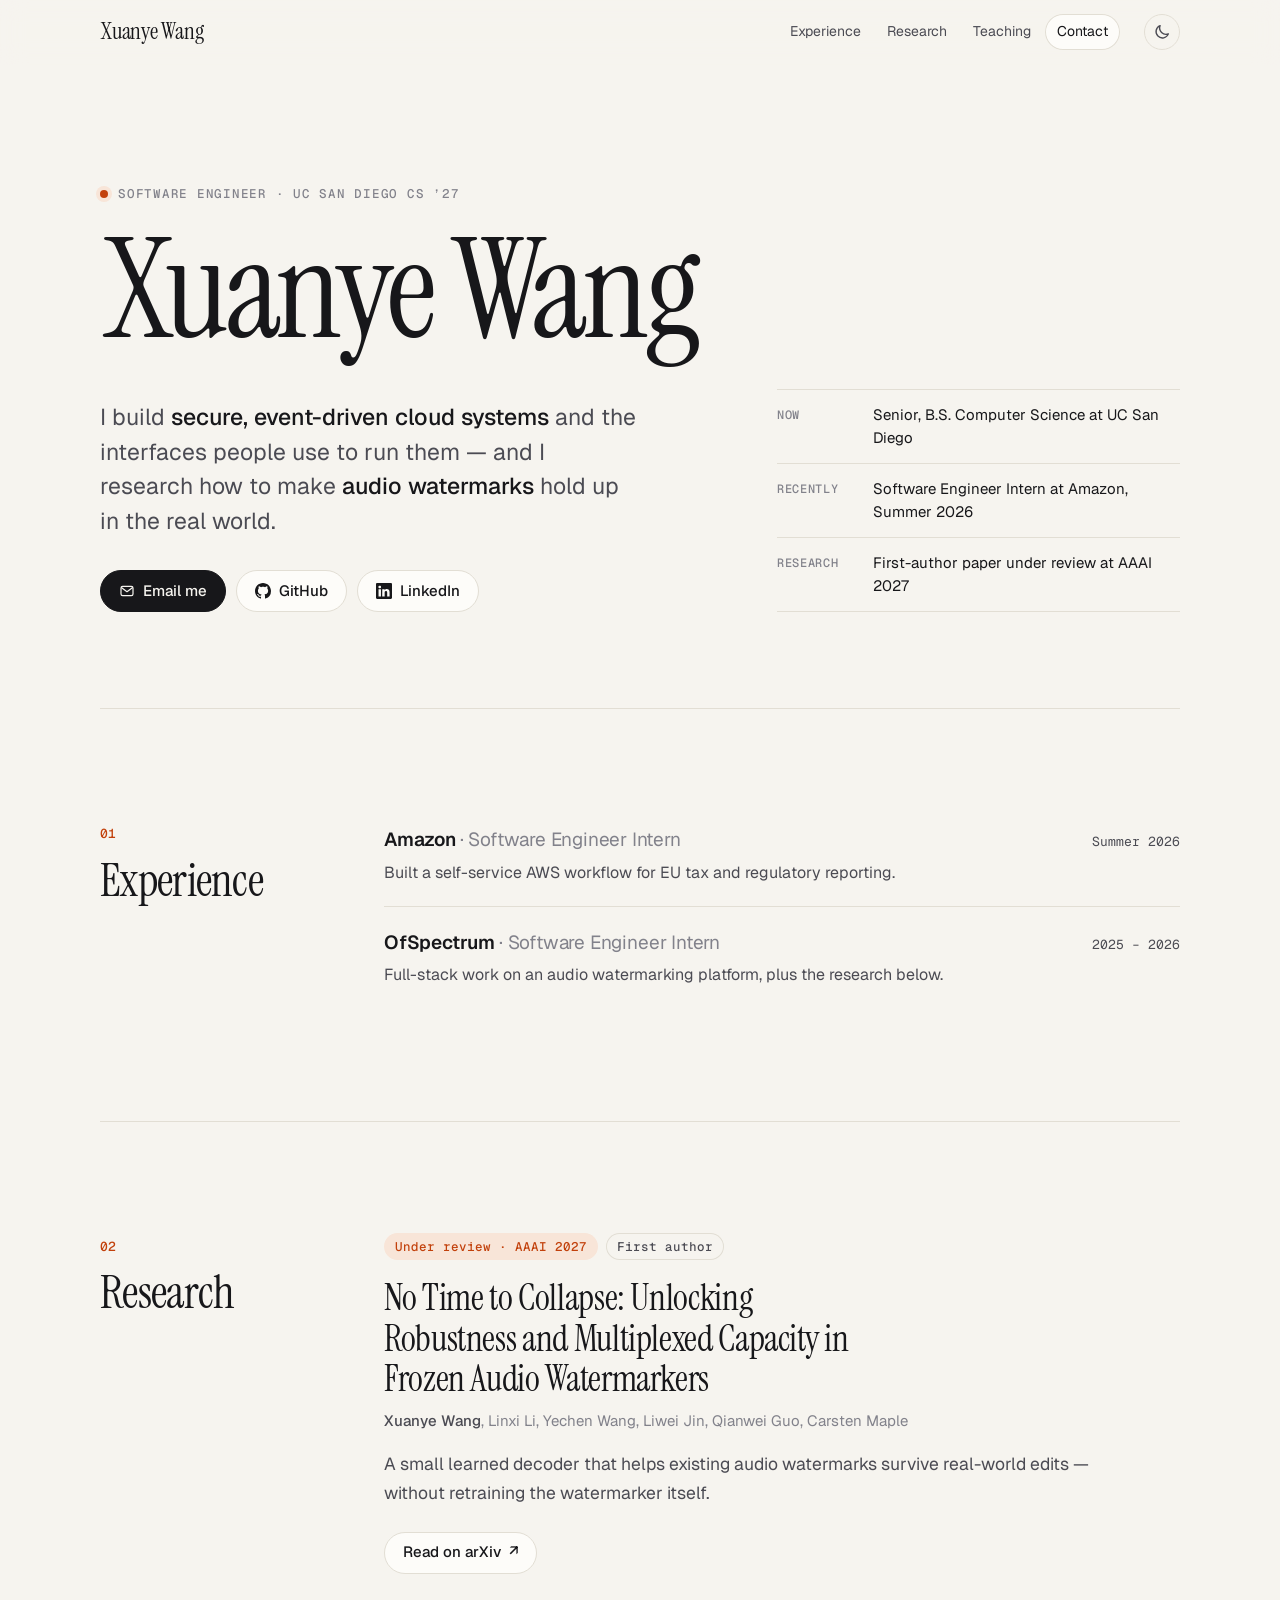
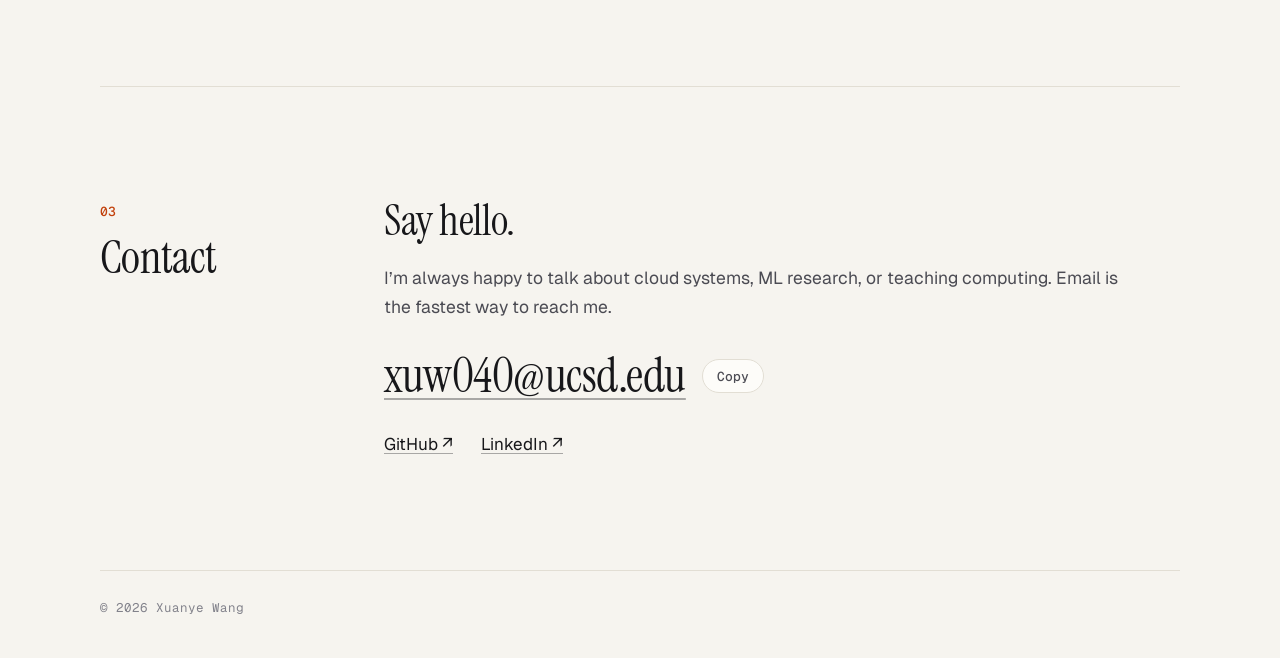
<file: index.html>
<!doctype html>
<html lang="en">
<head>
  <meta charset="utf-8">
  <meta name="viewport" content="width=device-width, initial-scale=1">
  <title>Xuanye Wang</title>
  <meta name="description" content="Xuanye Wang — Computer Science at UC San Diego. Software engineer building secure cloud systems, and researcher in audio watermarking.">
  <meta property="og:type" content="website">
  <meta property="og:title" content="Xuanye Wang">
  <meta property="og:description" content="Computer Science at UC San Diego. Software engineer building secure cloud systems, and researcher in audio watermarking.">
  <meta property="og:url" content="https://keeevinw.github.io/">
  <link rel="icon" href="favicon.svg" type="image/svg+xml">
  <link rel="preconnect" href="https://fonts.googleapis.com">
  <link rel="preconnect" href="https://fonts.gstatic.com" crossorigin>
  <link rel="stylesheet" href="https://fonts.googleapis.com/css2?family=Geist:wght@400;500;600&family=Geist+Mono:wght@400;500&family=Instrument+Serif:ital@0;1&display=swap">
  <link rel="stylesheet" href="styles.css">
  <script>
    // Apply a saved theme before first paint to avoid a flash.
    try {
      const saved = localStorage.getItem("theme");
      if (saved === "light" || saved === "dark") document.documentElement.dataset.theme = saved;
    } catch (e) {}
  </script>
  <script src="script.js" defer></script>
</head>
<body>
  <a class="skip-link" href="#main">Skip to content</a>

  <header class="site-header">
    <nav class="container nav" aria-label="Primary">
      <a class="brand" href="#top"><span class="brand-full">Xuanye Wang</span><span class="brand-short" aria-hidden="true">XW</span></a>
      <ul class="nav-links">
        <li><a href="#experience">Experience</a></li>
        <li><a href="#research">Research</a></li>
        <li><a href="teaching/">Teaching</a></li>
        <li><a href="#contact">Contact</a></li>
      </ul>
      <button class="theme-toggle" type="button" data-theme-toggle aria-label="Toggle color theme">
        <svg class="icon-moon" viewBox="0 0 24 24" width="18" height="18" fill="none" stroke="currentColor" stroke-width="1.8" stroke-linecap="round" stroke-linejoin="round" aria-hidden="true"><path d="M20.5 14.5A8.5 8.5 0 0 1 9.5 3.5a8.5 8.5 0 1 0 11 11z"/></svg>
        <svg class="icon-sun" viewBox="0 0 24 24" width="18" height="18" fill="none" stroke="currentColor" stroke-width="1.8" stroke-linecap="round" aria-hidden="true"><circle cx="12" cy="12" r="4"/><path d="M12 2.5v2M12 19.5v2M4.6 4.6l1.4 1.4M18 18l1.4 1.4M2.5 12h2M19.5 12h2M4.6 19.4 6 18M18 6l1.4-1.4"/></svg>
      </button>
    </nav>
  </header>

  <main id="main">
    <!-- Hero -->
    <section class="container hero" id="top">
      <p class="eyebrow"><span class="dot" aria-hidden="true"></span>Software engineer &middot; UC San Diego CS &rsquo;27</p>
      <h1>Xuanye Wang</h1>

      <div class="hero-grid">
        <div>
          <p class="lede">I build <strong>secure, event-driven cloud systems</strong> and the interfaces people use to run them &mdash; and I research how to make <strong>audio watermarks</strong> hold up in the real world.</p>
          <div class="actions">
            <a class="btn btn-primary" href="mailto:xuw040@ucsd.edu">
              <svg viewBox="0 0 24 24" fill="none" stroke="currentColor" stroke-width="1.8" stroke-linecap="round" stroke-linejoin="round" aria-hidden="true"><rect x="3" y="5" width="18" height="14" rx="2.5"/><path d="m4 7 8 6 8-6"/></svg>
              Email me
            </a>
            <a class="btn" href="https://github.com/KeeevinW" target="_blank" rel="noopener">
              <svg viewBox="0 0 16 16" fill="currentColor" aria-hidden="true"><path d="M8 0C3.58 0 0 3.58 0 8c0 3.54 2.29 6.53 5.47 7.59.4.07.55-.17.55-.38 0-.19-.01-.82-.01-1.49-2.01.37-2.53-.49-2.69-.94-.09-.23-.48-.94-.82-1.13-.28-.15-.68-.52-.01-.53.63-.01 1.08.58 1.23.82.72 1.21 1.87.87 2.33.66.07-.52.28-.87.51-1.07-1.78-.2-3.64-.89-3.64-3.95 0-.87.31-1.59.82-2.15-.08-.2-.36-1.02.08-2.12 0 0 .67-.21 2.2.82.64-.18 1.32-.27 2-.27.68 0 1.36.09 2 .27 1.53-1.04 2.2-.82 2.2-.82.44 1.1.16 1.92.08 2.12.51.56.82 1.27.82 2.15 0 3.07-1.87 3.75-3.65 3.95.29.25.54.73.54 1.48 0 1.07-.01 1.93-.01 2.2 0 .21.15.46.55.38A8.013 8.013 0 0 0 16 8c0-4.42-3.58-8-8-8z"/></svg>
              GitHub
            </a>
            <a class="btn" href="https://www.linkedin.com/in/xuanye-wang-9387bb297/" target="_blank" rel="noopener">
              <svg viewBox="0 0 16 16" fill="currentColor" aria-hidden="true"><path d="M0 1.146C0 .513.526 0 1.175 0h13.65C15.474 0 16 .513 16 1.146v13.708c0 .633-.526 1.146-1.175 1.146H1.175C.526 16 0 15.487 0 14.854V1.146zm4.943 12.248V6.169H2.542v7.225h2.401zm-1.2-8.212c.837 0 1.358-.554 1.358-1.248-.015-.709-.52-1.248-1.342-1.248-.822 0-1.359.54-1.359 1.248 0 .694.521 1.248 1.327 1.248h.016zm4.908 8.212V9.359c0-.216.016-.432.08-.586.173-.431.568-.878 1.232-.878.869 0 1.216.662 1.216 1.634v3.865h2.401V9.25c0-2.22-1.184-3.252-2.764-3.252-1.274 0-1.845.7-2.165 1.193v.025h-.016l.016-.025V6.169h-2.4c.03.678 0 7.225 0 7.225h2.4z"/></svg>
              LinkedIn
            </a>
          </div>
        </div>

        <dl class="glance">
          <div><dt>Now</dt><dd>Senior, B.S. Computer Science at UC San Diego</dd></div>
          <div><dt>Recently</dt><dd>Software Engineer Intern at Amazon, Summer 2026</dd></div>
          <div><dt>Research</dt><dd>First-author paper under review at AAAI 2027</dd></div>
        </dl>
      </div>

    </section>

    <!-- Experience -->
    <section class="container section" id="experience" aria-labelledby="experience-title">
      <div class="section-head">
        <span class="section-num">01</span>
        <h2 id="experience-title">Experience</h2>
      </div>
      <div class="section-body">
        <ul class="timeline">
          <li>
            <div>
              <h3>Amazon <span class="muted">&middot; Software Engineer Intern</span></h3>
              <p>Built a self-service AWS workflow for EU tax and regulatory reporting.</p>
            </div>
            <p class="meta">Summer 2026</p>
          </li>
          <li>
            <div>
              <h3>OfSpectrum <span class="muted">&middot; Software Engineer Intern</span></h3>
              <p>Full-stack work on an audio watermarking platform, plus the research below.</p>
            </div>
            <p class="meta">2025 &ndash; 2026</p>
          </li>
        </ul>
      </div>
    </section>

    <!-- Research -->
    <section class="container section" id="research" aria-labelledby="research-title">
      <div class="section-head">
        <span class="section-num">02</span>
        <h2 id="research-title">Research</h2>
      </div>
      <div class="section-body">
        <p class="paper-badges"><span class="badge">Under review &middot; AAAI 2027</span><span class="badge badge-quiet">First author</span></p>
        <h3 class="paper-title"><a href="https://arxiv.org/abs/2609.29737" target="_blank" rel="noopener">No Time to Collapse: Unlocking Robustness and Multiplexed Capacity in Frozen Audio Watermarkers</a></h3>
        <p class="paper-authors"><strong>Xuanye Wang</strong>, Linxi Li, Yechen Wang, Liwei Jin, Qianwei Guo, Carsten Maple</p>
        <div class="prose">
          <p>A small learned decoder that helps existing audio watermarks survive real-world edits &mdash; without retraining the watermarker itself.</p>
        </div>
        <a class="btn paper-link" href="https://arxiv.org/abs/2609.29737" target="_blank" rel="noopener">Read on arXiv <span aria-hidden="true">&#8599;</span></a>
      </div>
    </section>

    <!-- Contact -->
    <section class="container section" id="contact" aria-labelledby="contact-title">
      <div class="section-head">
        <span class="section-num">03</span>
        <h2 id="contact-title">Contact</h2>
      </div>
      <div class="section-body">
        <p class="statement">Say hello.</p>
        <div class="prose">
          <p>I&rsquo;m always happy to talk about cloud systems, ML research, or teaching computing. Email is the fastest way to reach me.</p>
        </div>
        <div class="email-row">
          <a class="email" href="mailto:xuw040@ucsd.edu">xuw040@ucsd.edu</a>
          <button class="copy-btn" type="button" data-copy="xuw040@ucsd.edu">Copy</button>
        </div>
        <ul class="contact-links">
          <li><a href="https://github.com/KeeevinW" target="_blank" rel="noopener">GitHub <span aria-hidden="true">&#8599;</span></a></li>
          <li><a href="https://www.linkedin.com/in/xuanye-wang-9387bb297/" target="_blank" rel="noopener">LinkedIn <span aria-hidden="true">&#8599;</span></a></li>
        </ul>
      </div>
    </section>
  </main>

  <footer class="container site-footer">
    <p>&copy; <span data-year>2026</span> Xuanye Wang</p>
  </footer>
</body>
</html>
</file>
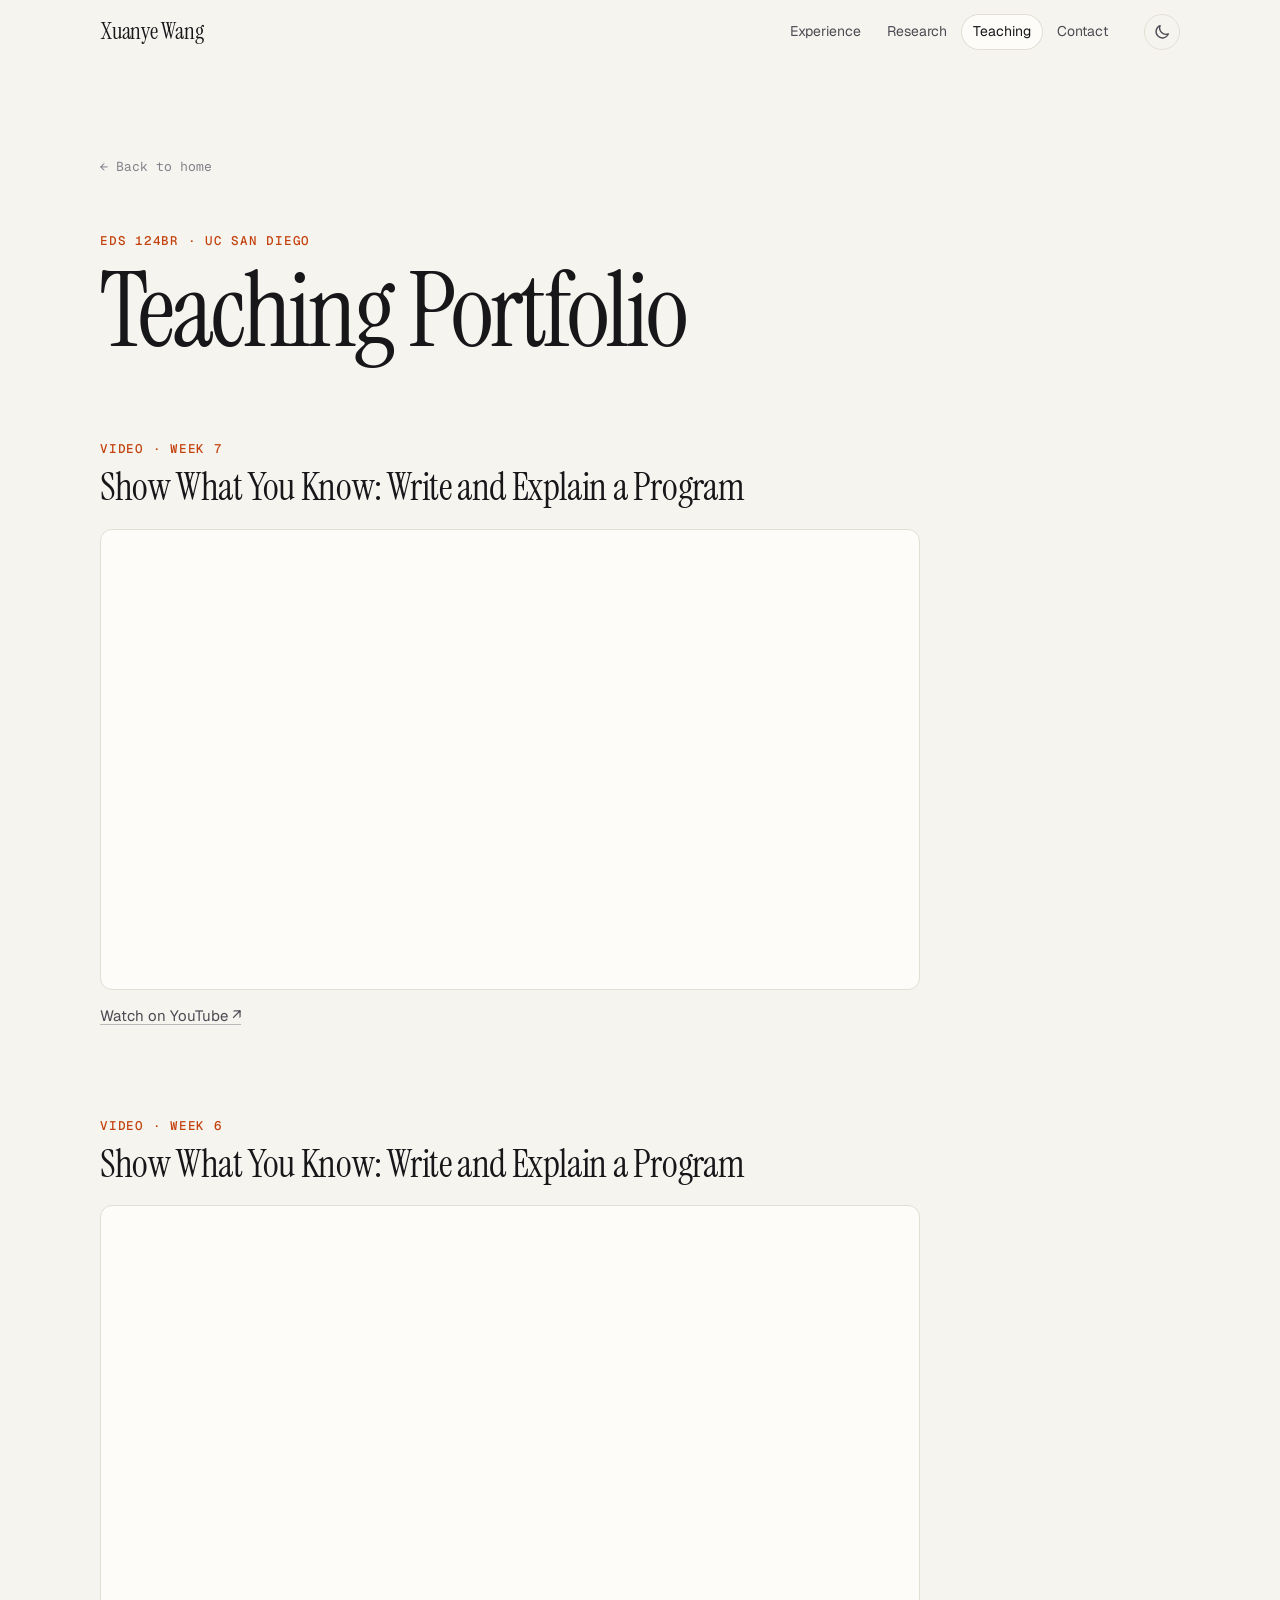
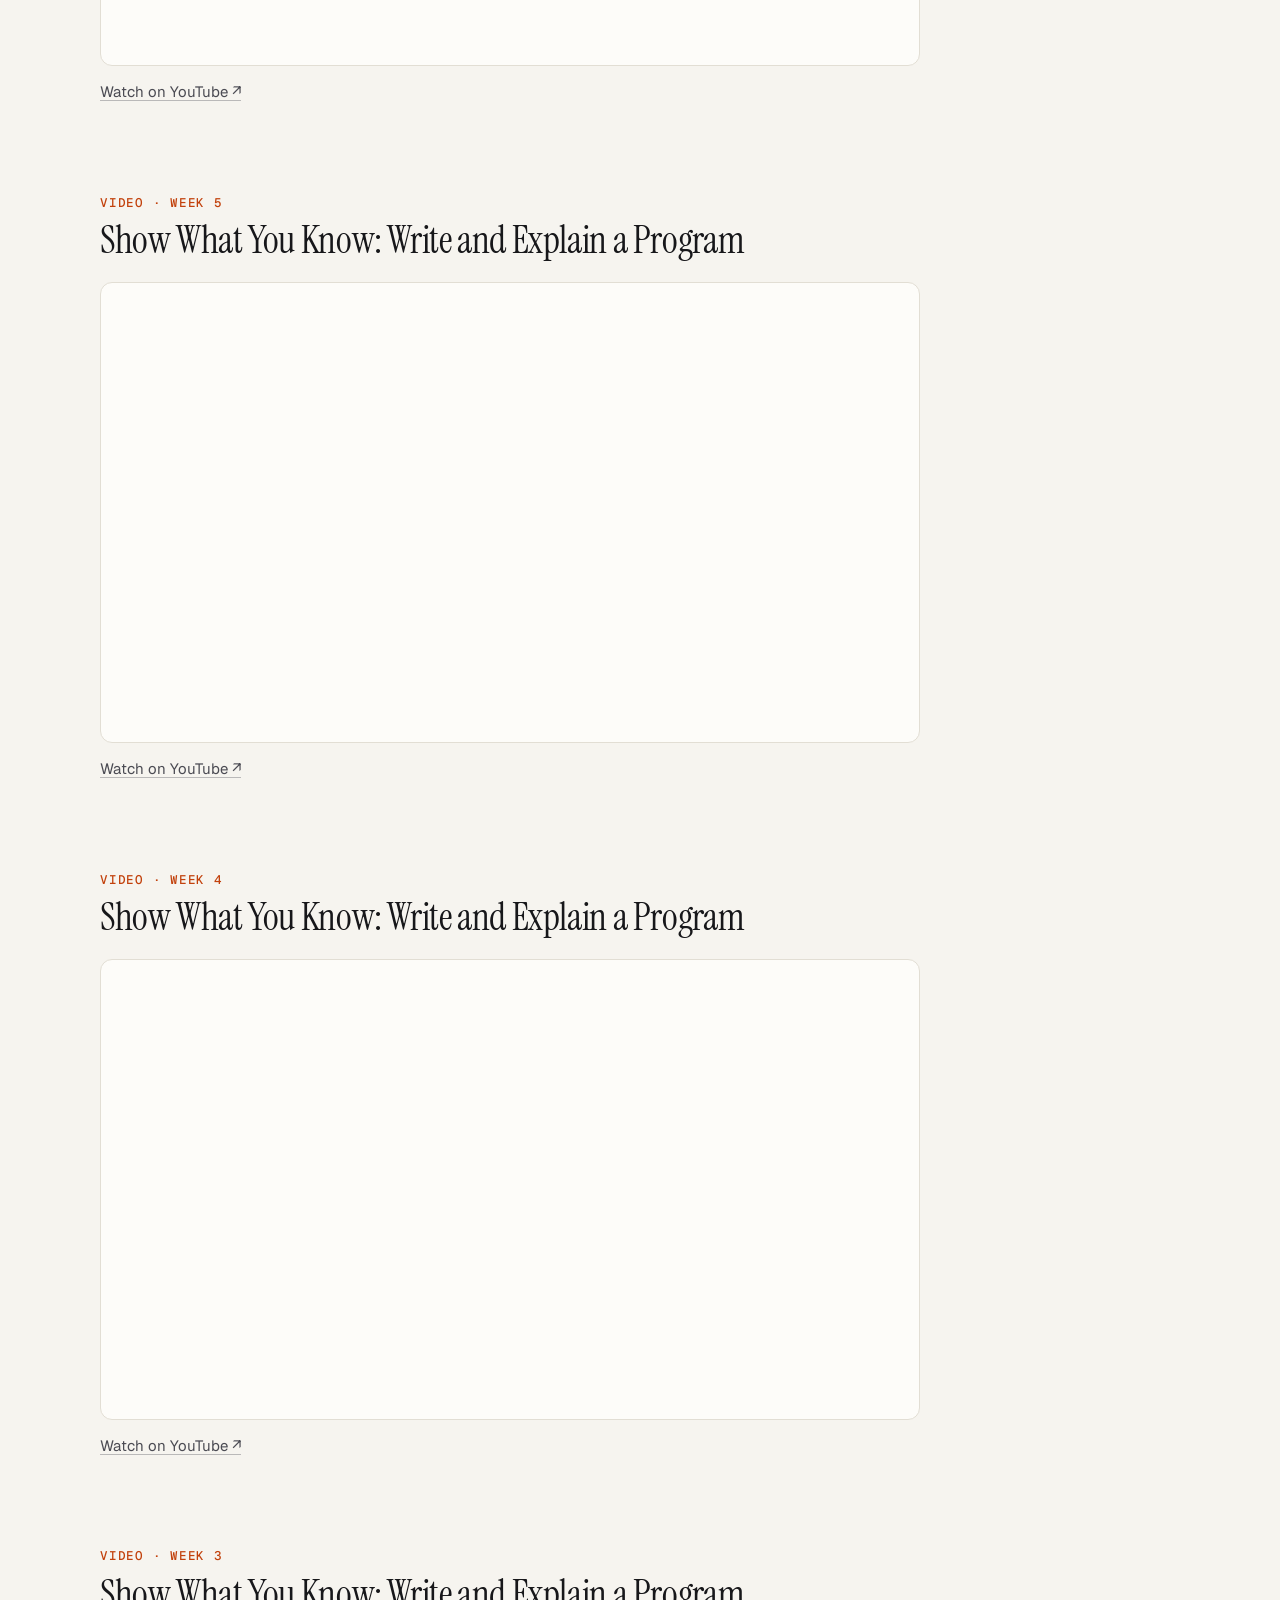
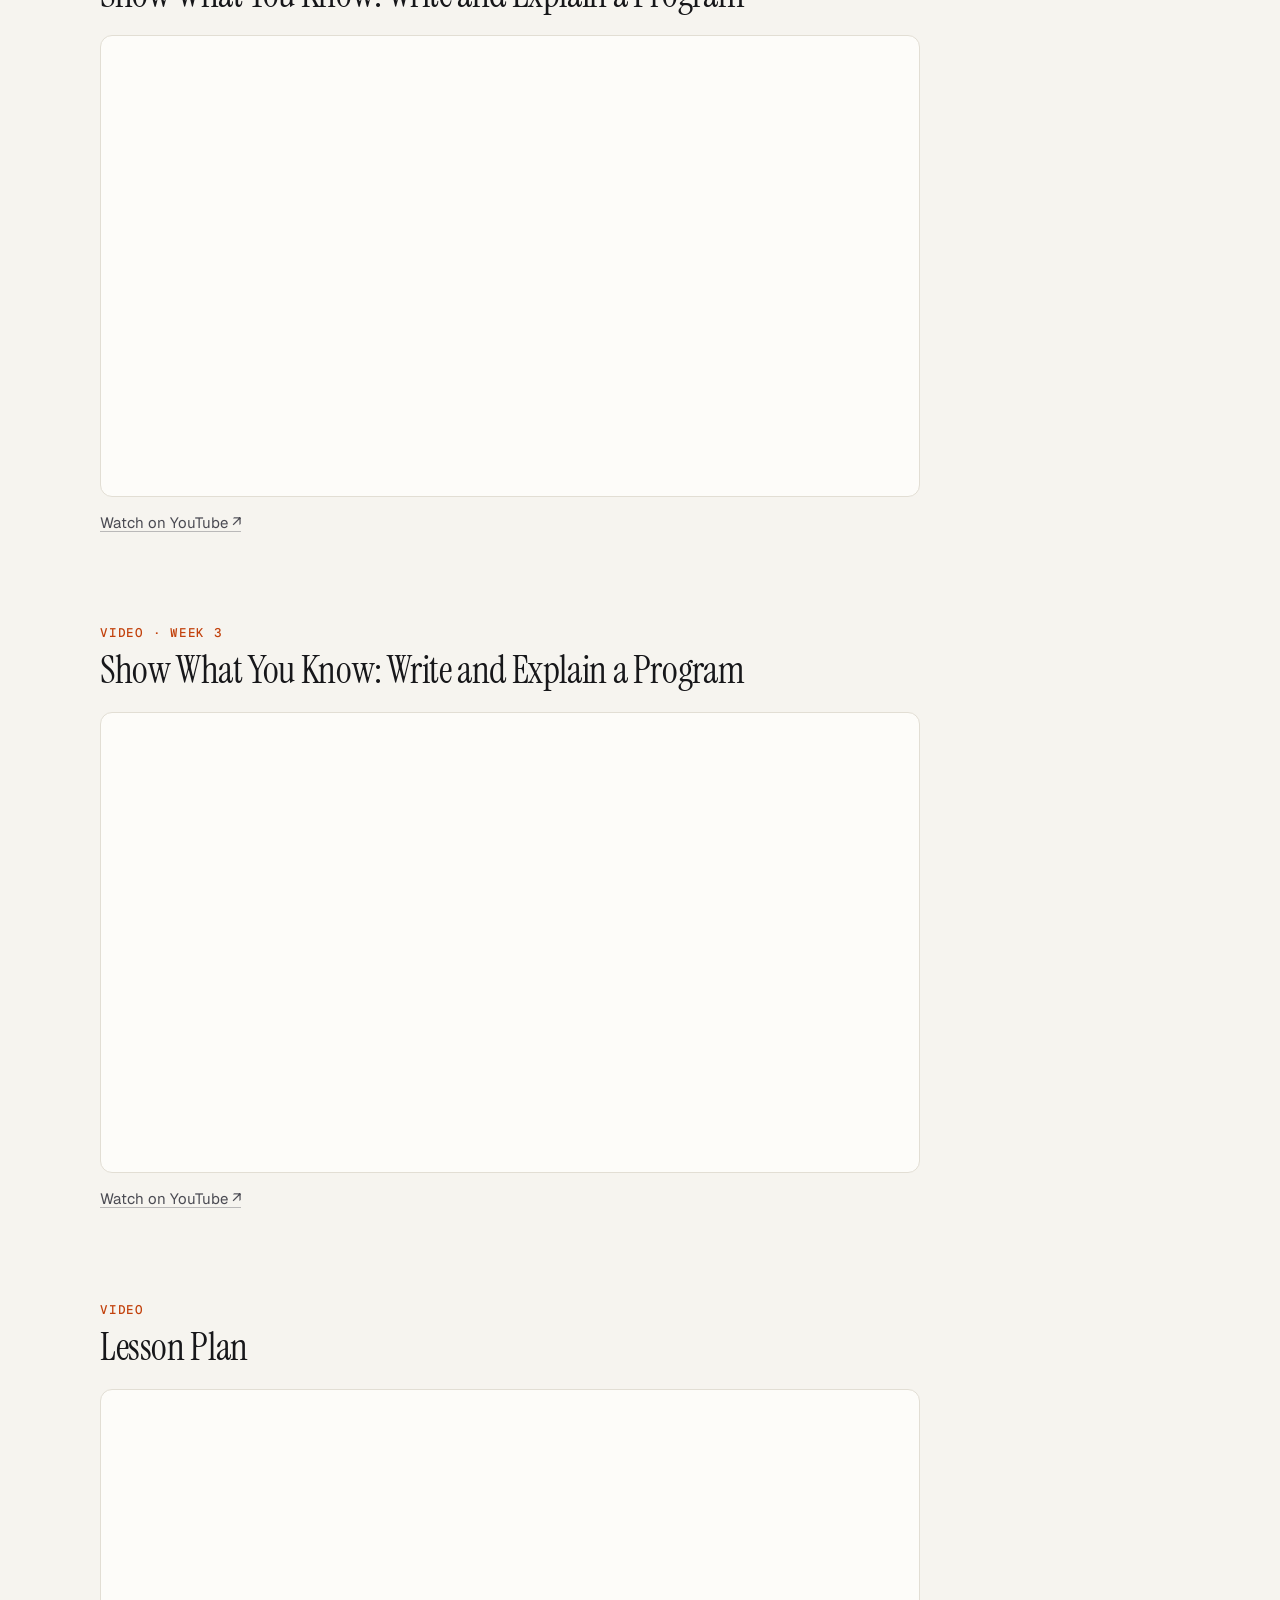
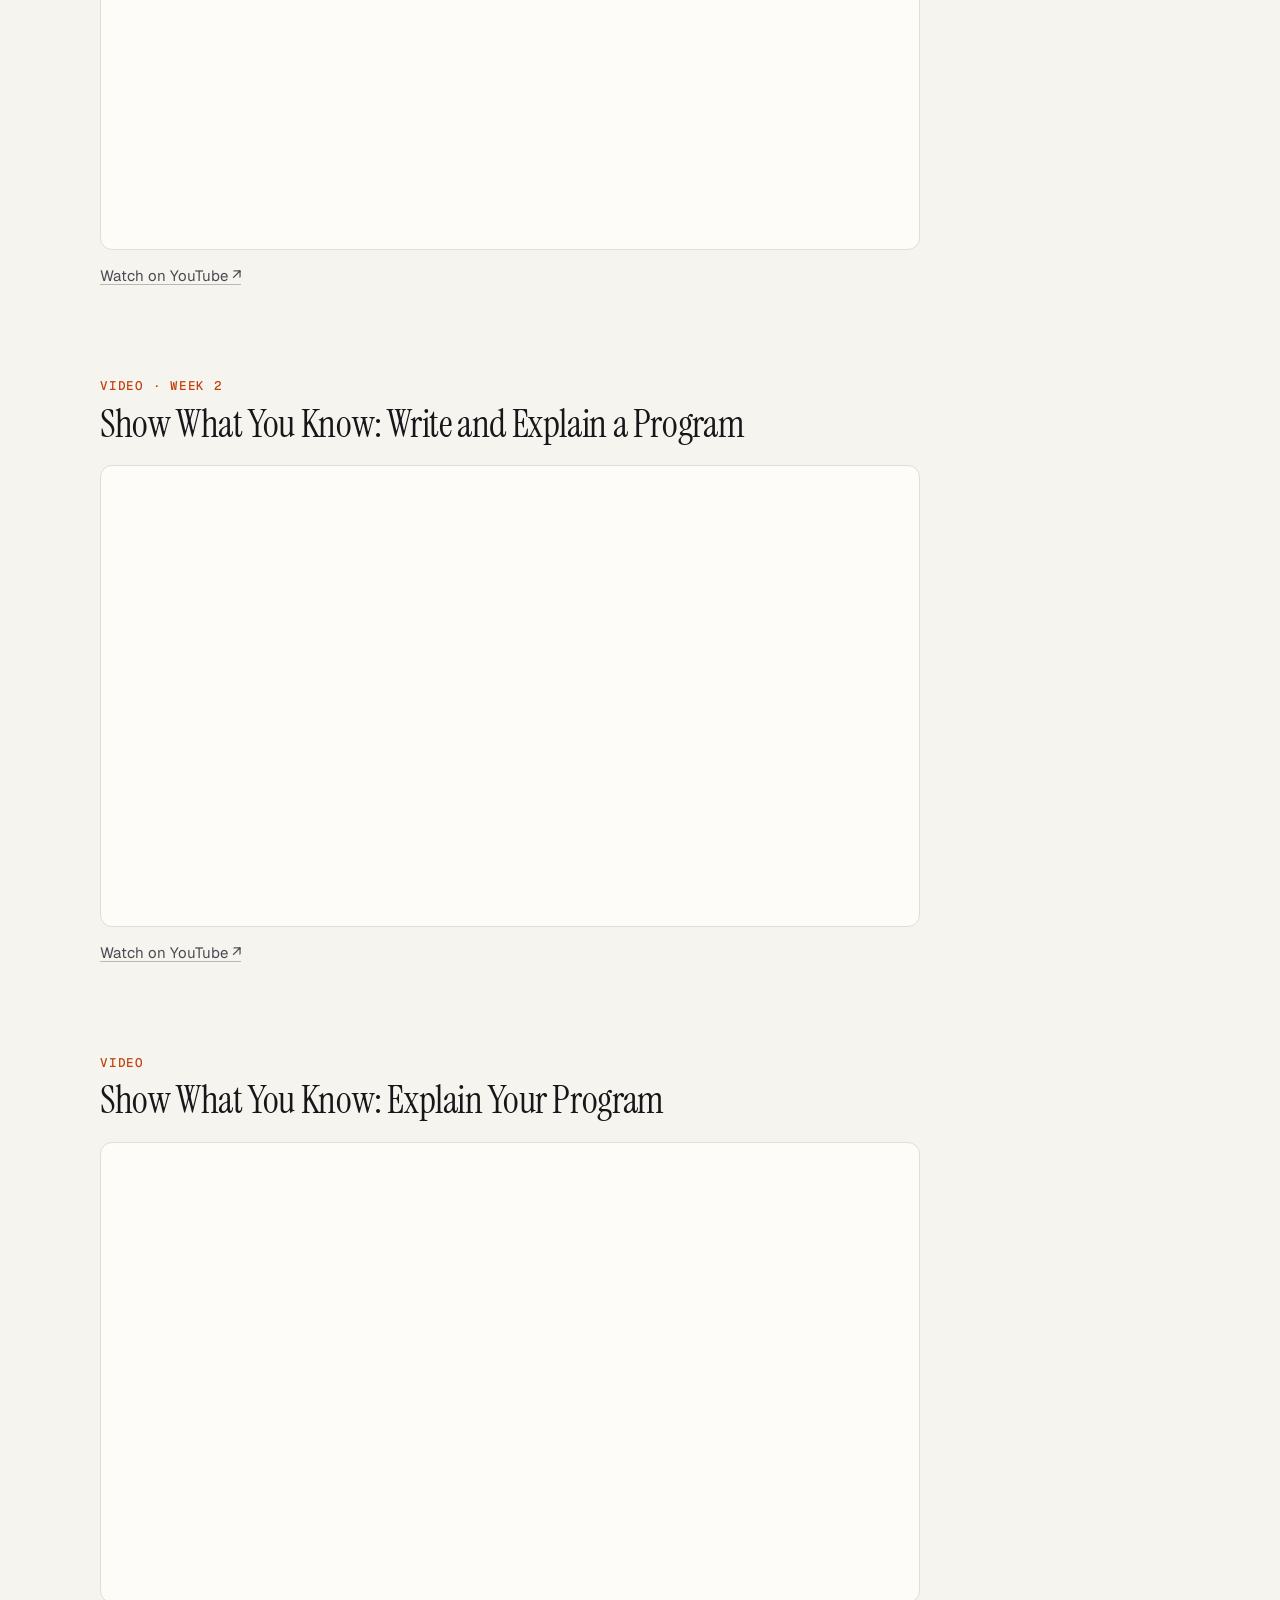
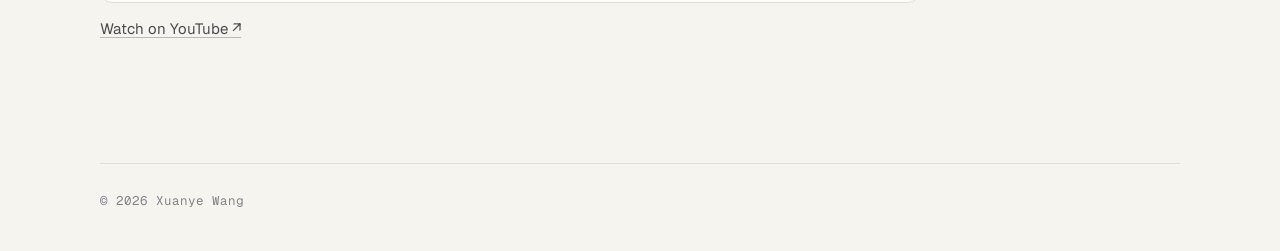
<file: teaching/index.html>
<!doctype html>
<html lang="en">
<head>
  <meta charset="utf-8">
  <meta name="viewport" content="width=device-width, initial-scale=1">
  <title>Teaching Portfolio · Xuanye Wang</title>
  <meta name="description" content="Xuanye Wang's teaching portfolio for EDS 124BR at UC San Diego.">
  <meta property="og:type" content="website">
  <meta property="og:title" content="Teaching Portfolio · Xuanye Wang">
  <meta property="og:description" content="Teaching portfolio for EDS 124BR at UC San Diego.">
  <meta property="og:url" content="https://keeevinw.github.io/teaching/">
  <link rel="icon" href="../favicon.svg" type="image/svg+xml">
  <link rel="preconnect" href="https://fonts.googleapis.com">
  <link rel="preconnect" href="https://fonts.gstatic.com" crossorigin>
  <link rel="stylesheet" href="https://fonts.googleapis.com/css2?family=Geist:wght@400;500;600&family=Geist+Mono:wght@400;500&family=Instrument+Serif:ital@0;1&display=swap">
  <link rel="stylesheet" href="../styles.css">
  <script>
    // Apply a saved theme before first paint to avoid a flash.
    try {
      const saved = localStorage.getItem("theme");
      if (saved === "light" || saved === "dark") document.documentElement.dataset.theme = saved;
    } catch (e) {}
  </script>
  <script src="../script.js" defer></script>
</head>
<body>
  <a class="skip-link" href="#main">Skip to content</a>

  <header class="site-header">
    <nav class="container nav" aria-label="Primary">
      <a class="brand" href="../"><span class="brand-full">Xuanye Wang</span><span class="brand-short" aria-hidden="true">XW</span></a>
      <ul class="nav-links">
        <li><a href="../#experience">Experience</a></li>
        <li><a href="../#research">Research</a></li>
        <li><a href="./" aria-current="page">Teaching</a></li>
        <li><a href="../#contact">Contact</a></li>
      </ul>
      <button class="theme-toggle" type="button" data-theme-toggle aria-label="Toggle color theme">
        <svg class="icon-moon" viewBox="0 0 24 24" width="18" height="18" fill="none" stroke="currentColor" stroke-width="1.8" stroke-linecap="round" stroke-linejoin="round" aria-hidden="true"><path d="M20.5 14.5A8.5 8.5 0 0 1 9.5 3.5a8.5 8.5 0 1 0 11 11z"/></svg>
        <svg class="icon-sun" viewBox="0 0 24 24" width="18" height="18" fill="none" stroke="currentColor" stroke-width="1.8" stroke-linecap="round" aria-hidden="true"><circle cx="12" cy="12" r="4"/><path d="M12 2.5v2M12 19.5v2M4.6 4.6l1.4 1.4M18 18l1.4 1.4M2.5 12h2M19.5 12h2M4.6 19.4 6 18M18 6l1.4-1.4"/></svg>
      </button>
    </nav>
  </header>

  <main id="main" class="container page">
    <a class="back-link" href="../">&larr; Back to home</a>
    <p class="kicker">EDS 124BR &middot; UC San Diego</p>
    <h1 class="page-title">Teaching Portfolio</h1>

    <div class="entries">
      <article class="entry">
        <p class="entry-type">Video &middot; Week 7</p>
        <h2>Show What You Know: Write and Explain a Program</h2>
        <div class="video">
          <iframe src="https://www.youtube-nocookie.com/embed/-TPK5c7yXfk" title="Show What You Know: Write and Explain a Program (Week 7)" loading="lazy" allow="accelerometer; clipboard-write; encrypted-media; gyroscope; picture-in-picture; web-share" referrerpolicy="strict-origin-when-cross-origin" allowfullscreen></iframe>
        </div>
        <a class="entry-link" href="https://www.youtube.com/watch?v=-TPK5c7yXfk" target="_blank" rel="noopener">Watch on YouTube <span aria-hidden="true">&#8599;</span></a>
      </article>

      <article class="entry">
        <p class="entry-type">Video &middot; Week 6</p>
        <h2>Show What You Know: Write and Explain a Program</h2>
        <div class="video">
          <iframe src="https://www.youtube-nocookie.com/embed/5SEeR5-Y5l8" title="Show What You Know: Write and Explain a Program (Week 6)" loading="lazy" allow="accelerometer; clipboard-write; encrypted-media; gyroscope; picture-in-picture; web-share" referrerpolicy="strict-origin-when-cross-origin" allowfullscreen></iframe>
        </div>
        <a class="entry-link" href="https://www.youtube.com/watch?v=5SEeR5-Y5l8" target="_blank" rel="noopener">Watch on YouTube <span aria-hidden="true">&#8599;</span></a>
      </article>

      <article class="entry">
        <p class="entry-type">Video &middot; Week 5</p>
        <h2>Show What You Know: Write and Explain a Program</h2>
        <div class="video">
          <iframe src="https://www.youtube-nocookie.com/embed/62X4gDam00I" title="Show What You Know: Write and Explain a Program (Week 5)" loading="lazy" allow="accelerometer; clipboard-write; encrypted-media; gyroscope; picture-in-picture; web-share" referrerpolicy="strict-origin-when-cross-origin" allowfullscreen></iframe>
        </div>
        <a class="entry-link" href="https://www.youtube.com/watch?v=62X4gDam00I" target="_blank" rel="noopener">Watch on YouTube <span aria-hidden="true">&#8599;</span></a>
      </article>

      <article class="entry">
        <p class="entry-type">Video &middot; Week 4</p>
        <h2>Show What You Know: Write and Explain a Program</h2>
        <div class="video">
          <iframe src="https://www.youtube-nocookie.com/embed/BKrzxPcGNMA" title="Show What You Know: Write and Explain a Program (Week 4)" loading="lazy" allow="accelerometer; clipboard-write; encrypted-media; gyroscope; picture-in-picture; web-share" referrerpolicy="strict-origin-when-cross-origin" allowfullscreen></iframe>
        </div>
        <a class="entry-link" href="https://www.youtube.com/watch?v=BKrzxPcGNMA" target="_blank" rel="noopener">Watch on YouTube <span aria-hidden="true">&#8599;</span></a>
      </article>

      <article class="entry">
        <p class="entry-type">Video &middot; Week 3</p>
        <h2>Show What You Know: Write and Explain a Program</h2>
        <div class="video">
          <iframe src="https://www.youtube-nocookie.com/embed/P6b5Rw6IijA" title="Show What You Know: Write and Explain a Program (Week 3)" loading="lazy" allow="accelerometer; clipboard-write; encrypted-media; gyroscope; picture-in-picture; web-share" referrerpolicy="strict-origin-when-cross-origin" allowfullscreen></iframe>
        </div>
        <a class="entry-link" href="https://www.youtube.com/watch?v=P6b5Rw6IijA" target="_blank" rel="noopener">Watch on YouTube <span aria-hidden="true">&#8599;</span></a>
      </article>

      <article class="entry">
        <p class="entry-type">Video &middot; Week 3</p>
        <h2>Show What You Know: Write and Explain a Program</h2>
        <div class="video">
          <iframe src="https://www.youtube-nocookie.com/embed/A9DOx1ej5z0" title="Show What You Know: Write and Explain a Program (Week 3)" loading="lazy" allow="accelerometer; clipboard-write; encrypted-media; gyroscope; picture-in-picture; web-share" referrerpolicy="strict-origin-when-cross-origin" allowfullscreen></iframe>
        </div>
        <a class="entry-link" href="https://www.youtube.com/watch?v=A9DOx1ej5z0" target="_blank" rel="noopener">Watch on YouTube <span aria-hidden="true">&#8599;</span></a>
      </article>

      <article class="entry">
        <p class="entry-type">Video</p>
        <h2>Lesson Plan</h2>
        <div class="video">
          <iframe src="https://www.youtube-nocookie.com/embed/ef6n_fUri-c" title="Lesson Plan" loading="lazy" allow="accelerometer; clipboard-write; encrypted-media; gyroscope; picture-in-picture; web-share" referrerpolicy="strict-origin-when-cross-origin" allowfullscreen></iframe>
        </div>
        <a class="entry-link" href="https://www.youtube.com/watch?v=ef6n_fUri-c" target="_blank" rel="noopener">Watch on YouTube <span aria-hidden="true">&#8599;</span></a>
      </article>

      <article class="entry">
        <p class="entry-type">Video &middot; Week 2</p>
        <h2>Show What You Know: Write and Explain a Program</h2>
        <div class="video">
          <iframe src="https://www.youtube-nocookie.com/embed/A3hOw8sQ0v4" title="Show What You Know: Write and Explain a Program (Week 2)" loading="lazy" allow="accelerometer; clipboard-write; encrypted-media; gyroscope; picture-in-picture; web-share" referrerpolicy="strict-origin-when-cross-origin" allowfullscreen></iframe>
        </div>
        <a class="entry-link" href="https://www.youtube.com/watch?v=A3hOw8sQ0v4" target="_blank" rel="noopener">Watch on YouTube <span aria-hidden="true">&#8599;</span></a>
      </article>

      <article class="entry">
        <p class="entry-type">Video</p>
        <h2>Show What You Know: Explain Your Program</h2>
        <div class="video">
          <iframe src="https://www.youtube-nocookie.com/embed/R8mU2FQ6rLU" title="Show What You Know: Explain Your Program" loading="lazy" allow="accelerometer; clipboard-write; encrypted-media; gyroscope; picture-in-picture; web-share" referrerpolicy="strict-origin-when-cross-origin" allowfullscreen></iframe>
        </div>
        <a class="entry-link" href="https://youtu.be/R8mU2FQ6rLU" target="_blank" rel="noopener">Watch on YouTube <span aria-hidden="true">&#8599;</span></a>
      </article>
    </div>
  </main>

  <footer class="container site-footer">
    <p>&copy; <span data-year>2026</span> Xuanye Wang</p>
  </footer>
</body>
</html>
</file>
<file: styles.css>
/* ---------- Tokens ---------- */
:root {
  --bg: #f6f4ef;
  --surface: #fdfcf9;
  --ink: #17171a;
  --ink-2: #4b4b53;
  --ink-3: #82828b;
  --line: #e2ded4;
  --accent: #c2410c;
  --accent-soft: #f8e5d8;

  --font-sans: "Geist", ui-sans-serif, system-ui, -apple-system, "Segoe UI", sans-serif;
  --font-serif: "Instrument Serif", ui-serif, Georgia, serif;
  --font-mono: "Geist Mono", ui-monospace, "SF Mono", Menlo, monospace;

  --max: 1080px;
  --gutter: clamp(16px, 4vw, 32px);
  --header-h: 64px;

  color-scheme: light;
}

@media (prefers-color-scheme: dark) {
  :root:not([data-theme="light"]) {
    --bg: #0f0f11;
    --surface: #17171a;
    --ink: #ececee;
    --ink-2: #a8a8b0;
    --ink-3: #6f6f79;
    --line: #27272c;
    --accent: #fb8a4a;
    --accent-soft: rgba(251, 138, 74, 0.14);
    color-scheme: dark;
  }
}

:root[data-theme="dark"] {
  --bg: #0f0f11;
  --surface: #17171a;
  --ink: #ececee;
  --ink-2: #a8a8b0;
  --ink-3: #6f6f79;
  --line: #27272c;
  --accent: #fb8a4a;
  --accent-soft: rgba(251, 138, 74, 0.14);
  color-scheme: dark;
}

/* ---------- Base ---------- */
*, *::before, *::after { box-sizing: border-box; }

html {
  scroll-behavior: smooth;
  scroll-padding-top: calc(var(--header-h) + 16px);
  -webkit-text-size-adjust: 100%;
}

body {
  margin: 0;
  background: var(--bg);
  color: var(--ink);
  font: 400 16px/1.65 var(--font-sans);
  -webkit-font-smoothing: antialiased;
  text-rendering: optimizeLegibility;
  overflow-x: hidden;
}

svg { display: block; }

a {
  color: inherit;
  text-decoration-thickness: 1px;
  text-underline-offset: 3px;
  text-decoration-color: color-mix(in srgb, currentColor 35%, transparent);
  transition: color 0.15s, text-decoration-color 0.15s;
}
a:hover { text-decoration-color: var(--accent); }

:focus-visible {
  outline: 2px solid var(--accent);
  outline-offset: 3px;
  border-radius: 6px;
}

::selection { background: var(--accent-soft); }

.container {
  width: 100%;
  max-width: calc(var(--max) + 2 * var(--gutter));
  margin-inline: auto;
  padding-inline: var(--gutter);
}

.muted { color: var(--ink-3); }

.meta {
  margin: 0;
  font: 400 13px/1.6 var(--font-mono);
  color: var(--ink-3);
}

.skip-link {
  position: absolute;
  left: 12px;
  top: -60px;
  z-index: 100;
  padding: 10px 16px;
  border-radius: 999px;
  background: var(--ink);
  color: var(--bg);
  text-decoration: none;
  font-weight: 500;
}
.skip-link:focus { top: 12px; }

/* ---------- Header ---------- */
.site-header {
  position: sticky;
  top: 0;
  z-index: 10;
  background: color-mix(in srgb, var(--bg) 84%, transparent);
  -webkit-backdrop-filter: saturate(1.4) blur(12px);
  backdrop-filter: saturate(1.4) blur(12px);
  border-bottom: 1px solid transparent;
  transition: border-color 0.2s;
}
.site-header.is-scrolled { border-bottom-color: var(--line); }

.nav {
  display: flex;
  align-items: center;
  gap: 24px;
  height: var(--header-h);
}

.brand {
  font-family: var(--font-serif);
  font-size: 23px;
  letter-spacing: -0.01em;
  text-decoration: none;
  white-space: nowrap;
}
.brand-short { display: none; }

.nav-links {
  display: flex;
  gap: 2px;
  min-width: 0;
  margin: 0 0 0 auto;
  padding: 0;
  list-style: none;
}
.nav-links a {
  display: block;
  padding: 6px 12px;
  border-radius: 999px;
  font-size: 14px;
  color: var(--ink-2);
  text-decoration: none;
  white-space: nowrap;
}
.nav-links a:hover { color: var(--ink); }
.nav-links a[aria-current] {
  color: var(--ink);
  background: var(--surface);
  box-shadow: inset 0 0 0 1px var(--line);
}

.theme-toggle {
  flex: none;
  display: grid;
  place-items: center;
  width: 36px;
  height: 36px;
  padding: 0;
  border: 1px solid var(--line);
  border-radius: 999px;
  background: transparent;
  color: var(--ink-2);
  cursor: pointer;
  transition: color 0.15s, border-color 0.15s;
}
.theme-toggle:hover { color: var(--ink); border-color: var(--ink-3); }
.theme-toggle .icon-sun { display: none; }

@media (prefers-color-scheme: dark) {
  :root:not([data-theme="light"]) .theme-toggle .icon-sun { display: block; }
  :root:not([data-theme="light"]) .theme-toggle .icon-moon { display: none; }
}
:root[data-theme="dark"] .theme-toggle .icon-sun { display: block; }
:root[data-theme="dark"] .theme-toggle .icon-moon { display: none; }

@media (max-width: 760px) {
  .nav { gap: 12px; }
  .nav-links {
    overflow-x: auto;
    scrollbar-width: none;
    -webkit-mask-image: linear-gradient(to right, transparent, #000 10px, #000 calc(100% - 18px), transparent);
    mask-image: linear-gradient(to right, transparent, #000 10px, #000 calc(100% - 18px), transparent);
    padding-inline: 6px;
  }
  .nav-links::-webkit-scrollbar { display: none; }
  .nav-links a { padding: 6px 10px; }
}

@media (max-width: 480px) {
  .brand-full { display: none; }
  .brand-short { display: inline; }
}

/* ---------- Hero ---------- */
.hero { padding-block: clamp(56px, 10vw, 120px) clamp(56px, 8vw, 96px); }

.eyebrow {
  display: flex;
  align-items: center;
  gap: 10px;
  margin: 0;
  font: 500 12.5px/1.4 var(--font-mono);
  letter-spacing: 0.06em;
  text-transform: uppercase;
  color: var(--ink-3);
}
.eyebrow .dot {
  width: 8px;
  height: 8px;
  border-radius: 50%;
  background: var(--accent);
  box-shadow: 0 0 0 4px var(--accent-soft);
}

.hero h1 {
  margin: 22px 0 36px;
  font-family: var(--font-serif);
  font-weight: 400;
  font-size: clamp(60px, 12vw, 140px);
  line-height: 0.92;
  letter-spacing: -0.03em;
}

.hero-grid {
  display: grid;
  grid-template-columns: minmax(0, 1.5fr) minmax(0, 1fr);
  gap: clamp(32px, 6vw, 72px);
  align-items: end;
}

.lede {
  max-width: 36ch;
  margin: 0;
  font-size: clamp(19px, 2.2vw, 23px);
  line-height: 1.5;
  color: var(--ink-2);
}
.lede strong { color: var(--ink); font-weight: 500; }

.actions {
  display: flex;
  flex-wrap: wrap;
  gap: 10px;
  margin-top: 32px;
}

.btn {
  display: inline-flex;
  align-items: center;
  gap: 8px;
  height: 42px;
  padding: 0 18px;
  border: 1px solid var(--line);
  border-radius: 999px;
  background: var(--surface);
  color: var(--ink);
  font-size: 15px;
  font-weight: 500;
  text-decoration: none;
  transition: background-color 0.15s, border-color 0.15s, color 0.15s;
}
.btn svg { width: 16px; height: 16px; }
.btn:hover { border-color: var(--ink-3); }
.btn-primary { background: var(--ink); border-color: var(--ink); color: var(--bg); }
.btn-primary:hover { background: var(--accent); border-color: var(--accent); color: var(--bg); }

.glance { margin: 0; display: grid; gap: 0; }
.glance > div {
  display: grid;
  grid-template-columns: 84px 1fr;
  gap: 12px;
  padding: 14px 0;
  border-top: 1px solid var(--line);
}
.glance > div:last-child { border-bottom: 1px solid var(--line); }
.glance dt {
  font: 500 12px/1.9 var(--font-mono);
  letter-spacing: 0.06em;
  text-transform: uppercase;
  color: var(--ink-3);
}
.glance dd { margin: 0; font-size: 15px; line-height: 1.5; }

@media (max-width: 820px) {
  .hero-grid { grid-template-columns: 1fr; }
}

/* ---------- Sections ---------- */
.section {
  display: grid;
  grid-template-columns: minmax(150px, 220px) minmax(0, 1fr);
  gap: clamp(24px, 5vw, 64px);
  padding-block: clamp(64px, 9vw, 112px);
  background: linear-gradient(var(--line), var(--line)) center top / calc(100% - 2 * var(--gutter)) 1px no-repeat;
}

.section-head {
  position: sticky;
  top: calc(var(--header-h) + 32px);
  align-self: start;
}
.section-num {
  font: 500 13px/1 var(--font-mono);
  color: var(--accent);
}
.section-head h2 {
  margin: 10px 0 0;
  font-family: var(--font-serif);
  font-weight: 400;
  font-size: clamp(34px, 4vw, 46px);
  line-height: 1.02;
  letter-spacing: -0.015em;
}

.section-body { min-width: 0; }

@media (max-width: 820px) {
  .section { grid-template-columns: 1fr; }
  .section-head { position: static; }
}

.prose p {
  max-width: 62ch;
  margin: 0 0 1.1em;
  font-size: 17.5px;
  color: var(--ink-2);
}
.prose p:last-child { margin-bottom: 0; }
.prose strong { color: var(--ink); font-weight: 500; }

.statement {
  margin: 0 0 20px;
  font-family: var(--font-serif);
  font-size: clamp(30px, 4vw, 42px);
  line-height: 1.1;
  letter-spacing: -0.01em;
}

.kicker {
  margin: 0 0 12px;
  font: 500 12.5px/1.4 var(--font-mono);
  letter-spacing: 0.06em;
  text-transform: uppercase;
  color: var(--accent);
}

/* Experience */
.timeline { margin: 0; padding: 0; list-style: none; }
.timeline li {
  display: flex;
  justify-content: space-between;
  align-items: baseline;
  gap: 4px 24px;
  padding: 20px 0;
  border-top: 1px solid var(--line);
}
.timeline li:first-child { border-top: 0; padding-top: 4px; }
.timeline h3 { margin: 0; font-size: 19px; font-weight: 600; letter-spacing: -0.01em; }
.timeline h3 .muted { font-weight: 400; }
.timeline p { margin: 4px 0 0; color: var(--ink-2); }
.timeline .meta { margin: 0; white-space: nowrap; }

@media (max-width: 560px) {
  .timeline li { flex-direction: column; }
  .timeline li > .meta { order: -1; }
}

/* Research */
.paper-badges { display: flex; flex-wrap: wrap; gap: 8px; margin: 0 0 18px; }
.badge {
  padding: 5px 11px;
  border-radius: 999px;
  background: var(--accent-soft);
  color: var(--accent);
  font: 500 12.5px/1.4 var(--font-mono);
}
.badge-quiet { background: transparent; color: var(--ink-2); box-shadow: inset 0 0 0 1px var(--line); }

.paper-title {
  max-width: 28ch;
  margin: 0 0 16px;
  font-family: var(--font-serif);
  font-weight: 400;
  font-size: clamp(27px, 3.4vw, 36px);
  line-height: 1.12;
  letter-spacing: -0.01em;
}

/* Contact */
.email-row {
  display: flex;
  flex-wrap: wrap;
  align-items: center;
  gap: 12px 16px;
  margin-top: 28px;
}
.email {
  font-family: var(--font-serif);
  font-size: clamp(30px, 5vw, 48px);
  line-height: 1.1;
  letter-spacing: -0.01em;
  overflow-wrap: anywhere;
  text-decoration-thickness: 1.5px;
  text-underline-offset: 6px;
}
.email:hover { color: var(--accent); }

.copy-btn {
  height: 34px;
  padding: 0 14px;
  border: 1px solid var(--line);
  border-radius: 999px;
  background: var(--surface);
  color: var(--ink-2);
  font: 500 13px/1 var(--font-mono);
  cursor: pointer;
  transition: color 0.15s, border-color 0.15s;
}
.copy-btn:hover { color: var(--ink); border-color: var(--ink-3); }

.contact-links {
  display: flex;
  flex-wrap: wrap;
  gap: 8px 28px;
  margin: 28px 0 0;
  padding: 0;
  list-style: none;
  font-size: 17px;
}

.paper-title a { text-decoration: none; }
.paper-title a:hover { color: var(--accent); }
.paper-authors { margin: -6px 0 16px; font-size: 15px; color: var(--ink-3); }
.paper-authors strong { color: var(--ink-2); font-weight: 500; }
.paper-link { margin-top: 24px; }

/* ---------- Subpages ---------- */
.page { padding-block: clamp(40px, 7vw, 88px) clamp(72px, 10vw, 120px); }

.back-link {
  display: inline-block;
  margin-bottom: clamp(32px, 5vw, 56px);
  font: 400 13px/1.4 var(--font-mono);
  color: var(--ink-3);
  text-decoration: none;
}
.back-link:hover { color: var(--ink); }

.page-title {
  margin: 0;
  font-family: var(--font-serif);
  font-weight: 400;
  font-size: clamp(52px, 9vw, 104px);
  line-height: 0.95;
  letter-spacing: -0.03em;
}

.entries {
  display: grid;
  gap: clamp(56px, 8vw, 88px);
  margin-top: clamp(48px, 7vw, 80px);
}
.entry { max-width: 820px; }
.entry-type {
  margin: 0 0 8px;
  font: 500 12.5px/1.4 var(--font-mono);
  letter-spacing: 0.06em;
  text-transform: uppercase;
  color: var(--accent);
}
.entry h2 {
  margin: 0 0 20px;
  font-family: var(--font-serif);
  font-weight: 400;
  font-size: clamp(28px, 3.6vw, 38px);
  line-height: 1.12;
  letter-spacing: -0.01em;
}
.video {
  aspect-ratio: 16 / 9;
  overflow: hidden;
  border: 1px solid var(--line);
  border-radius: 12px;
  background: var(--surface);
}
.video iframe { display: block; width: 100%; height: 100%; border: 0; }
.entry-link { display: inline-block; margin-top: 14px; font-size: 15px; color: var(--ink-2); }
.entry-link:hover { color: var(--ink); }

/* ---------- Footer ---------- */
.site-footer {
  display: flex;
  flex-wrap: wrap;
  justify-content: space-between;
  gap: 4px 24px;
  padding-block: 28px 40px;
  background: linear-gradient(var(--line), var(--line)) center top / calc(100% - 2 * var(--gutter)) 1px no-repeat;
  font: 400 12.5px/1.6 var(--font-mono);
  color: var(--ink-3);
}
.site-footer p { margin: 0; }

/* ---------- Motion ---------- */
@media (prefers-reduced-motion: reduce) {
  html { scroll-behavior: auto; }
  *, *::before, *::after {
    animation: none !important;
    transition: none !important;
  }
}
</file>
